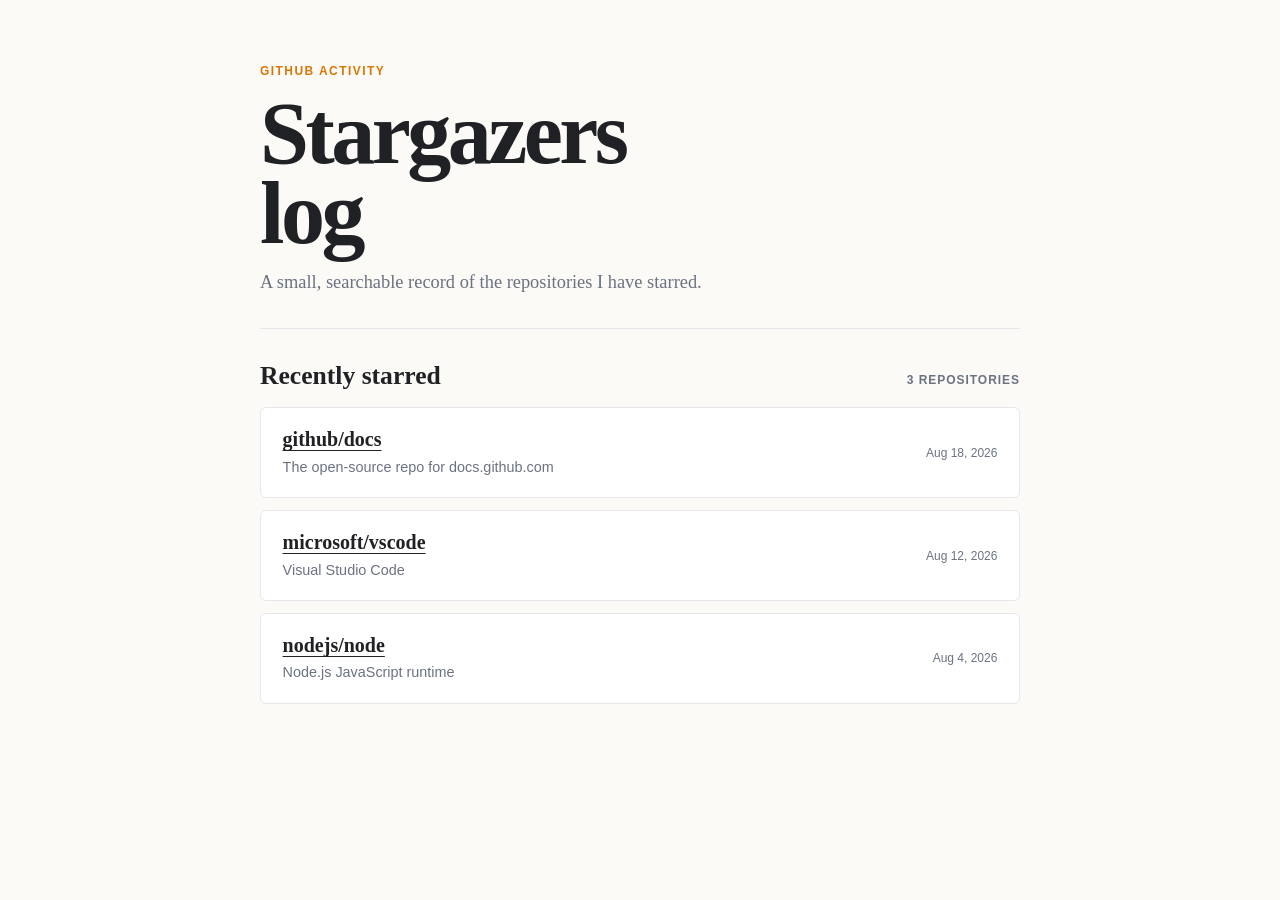
<file: index.html>
<!DOCTYPE html>
<html lang="en">
  <head>
    <meta charset="utf-8">
    <meta name="viewport" content="width=device-width, initial-scale=1">
    <title>Stargazers log</title>
    <link rel="stylesheet" href="style.css">
  </head>
  <body>
    <main class="page-shell">
      <header class="page-header">
        <p class="eyebrow">GitHub activity</p>
        <h1>Stargazers log</h1>
        <p class="intro">A small, searchable record of the repositories I have starred.</p>
      </header>

      <section class="log" aria-labelledby="log-title">
        <div class="section-heading">
          <h2 id="log-title">Recently starred</h2>
          <span id="repository-count" class="count" aria-live="polite"></span>
        </div>
        <p id="status" class="status" role="status">Loading repositories...</p>
        <ul id="repository-list" class="repository-list"></ul>
      </section>
    </main>
    <script src="script.js" defer></script>
  </body>
</html>
</file>
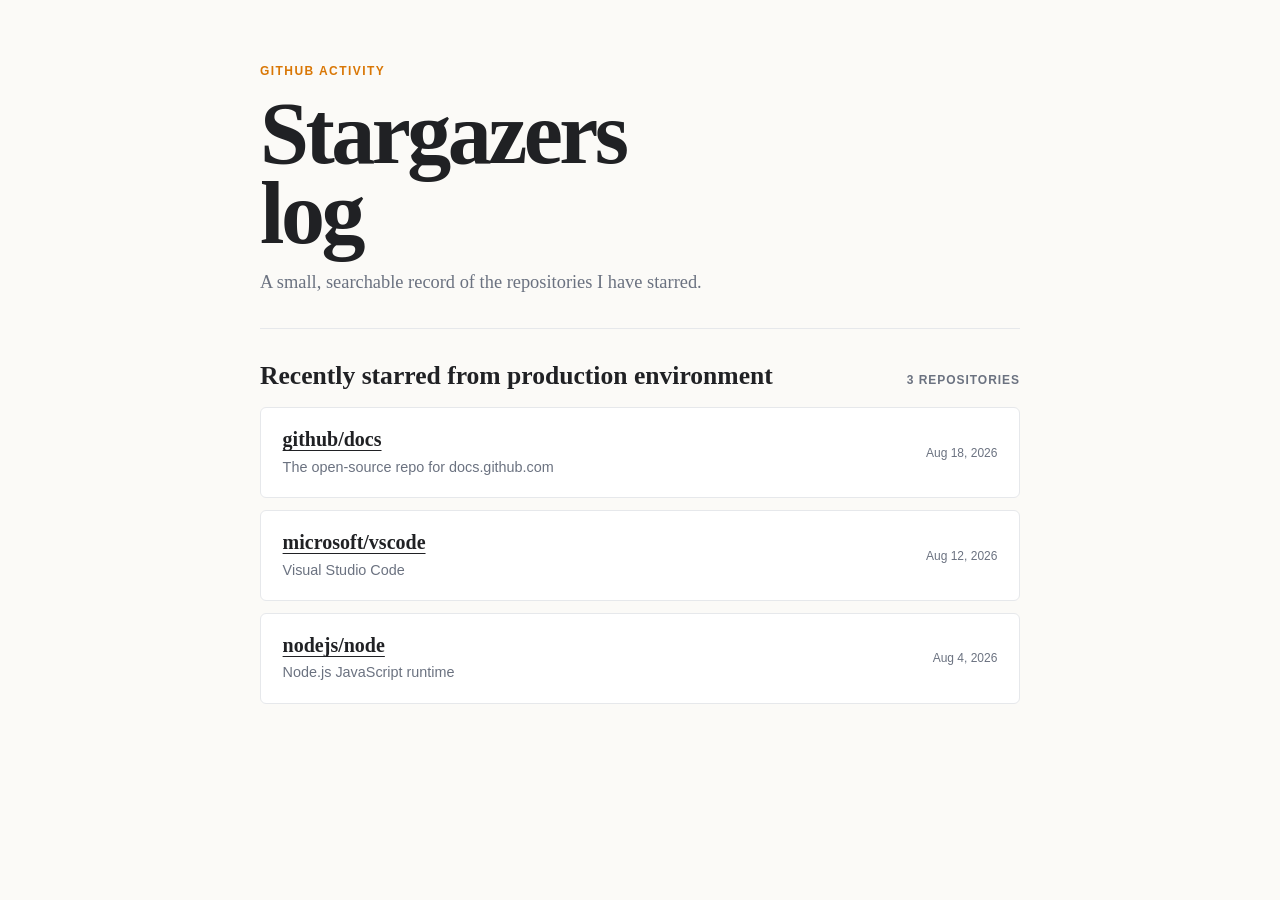
<file: environments/production/index.html>
<!DOCTYPE html>
<html lang="en">
  <head>
    <meta charset="utf-8">
    <meta name="viewport" content="width=device-width, initial-scale=1">
    <title>Stargazers log</title>
    <link rel="stylesheet" href="style.css">
  </head>
  <body>
    <main class="page-shell">
      <header class="page-header">
        <p class="eyebrow">GitHub activity</p>
        <h1>Stargazers log</h1>
        <p class="intro">A small, searchable record of the repositories I have starred.</p>
      </header>

      <section class="log" aria-labelledby="log-title">
        <div class="section-heading">
          <h2 id="log-title">Recently starred from production environment</h2>
          <span id="repository-count" class="count" aria-live="polite"></span>
        </div>
        <p id="status" class="status" role="status">Loading repositories...</p>
        <ul id="repository-list" class="repository-list"></ul>
      </section>
    </main>
    <script src="script.js" defer></script>
  </body>
</html>
</file>
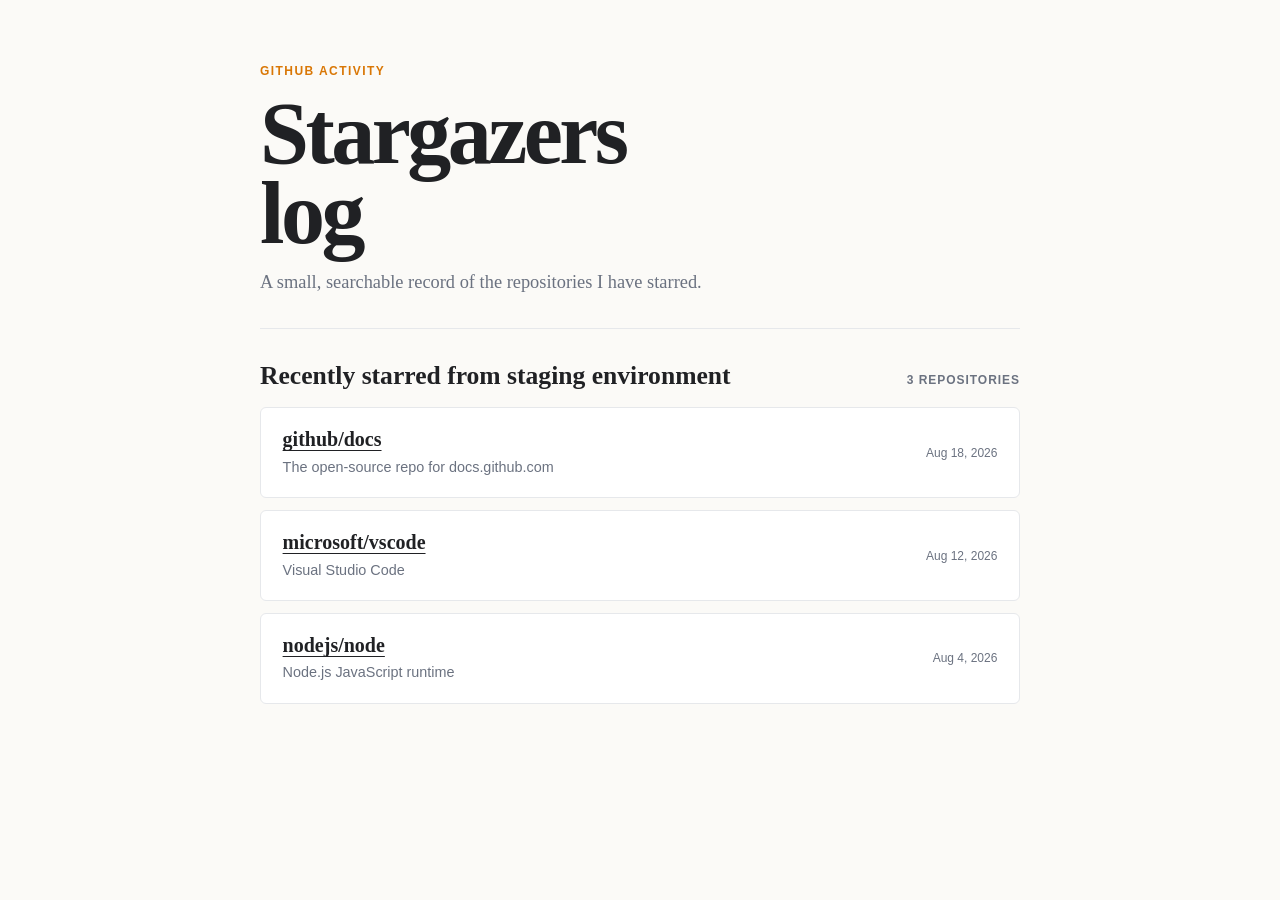
<file: environments/staging/index.html>
<!DOCTYPE html>
<html lang="en">
  <head>
    <meta charset="utf-8">
    <meta name="viewport" content="width=device-width, initial-scale=1">
    <title>Stargazers log</title>
    <link rel="stylesheet" href="style.css">
  </head>
  <body>
    <main class="page-shell">
      <header class="page-header">
        <p class="eyebrow">GitHub activity</p>
        <h1>Stargazers log</h1>
        <p class="intro">A small, searchable record of the repositories I have starred.</p>
      </header>

      <section class="log" aria-labelledby="log-title">
        <div class="section-heading">
          <h2 id="log-title">Recently starred from staging environment</h2>
          <span id="repository-count" class="count" aria-live="polite"></span>
        </div>
        <p id="status" class="status" role="status">Loading repositories...</p>
        <ul id="repository-list" class="repository-list"></ul>
      </section>
    </main>
    <script src="script.js" defer></script>
  </body>
</html>
</file>
<file: style.css>
:root {
  color-scheme: light;
  --ink: #202124;
  --muted: #6b7280;
  --line: #e6e8eb;
  --paper: #fbfaf7;
  --accent: #d97706;
  --accent-soft: #fff1d6;
}

* {
  box-sizing: border-box;
}

body {
  margin: 0;
  min-width: 320px;
  background: var(--paper);
  color: var(--ink);
  font-family: Georgia, 'Times New Roman', serif;
}

.page-shell {
  width: min(100% - 2rem, 760px);
  margin: 0 auto;
  padding: 4rem 0 5rem;
}

.page-header {
  border-bottom: 1px solid var(--line);
  padding-bottom: 2rem;
}

.eyebrow {
  margin: 0 0 1rem;
  color: var(--accent);
  font: 700 0.75rem/1.2 Arial, sans-serif;
  letter-spacing: 0.12em;
  text-transform: uppercase;
}

h1,
h2,
p {
  margin-top: 0;
}

h1 {
  max-width: 10ch;
  margin-bottom: 1rem;
  font-size: clamp(3rem, 9vw, 5.5rem);
  line-height: 0.9;
  letter-spacing: -0.04em;
}

.intro {
  max-width: 38rem;
  margin-bottom: 0;
  color: var(--muted);
  font-size: 1.15rem;
  line-height: 1.5;
}

.log {
  padding-top: 2rem;
}

.section-heading {
  display: flex;
  align-items: baseline;
  justify-content: space-between;
  gap: 1rem;
}

h2 {
  margin-bottom: 1rem;
  font-size: 1.6rem;
}

.count {
  color: var(--muted);
  font: 700 0.75rem Arial, sans-serif;
  text-transform: uppercase;
  letter-spacing: 0.08em;
}

.status {
  color: var(--muted);
  font: 0.9rem/1.4 Arial, sans-serif;
}

.repository-list {
  display: grid;
  gap: 0.75rem;
  margin: 0;
  padding: 0;
  list-style: none;
}

.repository {
  display: grid;
  grid-template-columns: 1fr auto;
  gap: 1rem;
  align-items: center;
  padding: 1.25rem 1.35rem;
  border: 1px solid var(--line);
  border-radius: 6px;
  background: #fff;
}

.repository-name {
  display: inline-block;
  margin-bottom: 0.35rem;
  color: var(--ink);
  font-size: 1.25rem;
  font-weight: 700;
  text-decoration-thickness: 1px;
  text-underline-offset: 0.2em;
}

.repository-name:hover {
  color: var(--accent);
}

.repository-description {
  margin-bottom: 0;
  color: var(--muted);
  font: 0.9rem/1.4 Arial, sans-serif;
}

.repository-date {
  color: var(--muted);
  font: 0.75rem Arial, sans-serif;
  white-space: nowrap;
}

.error {
  padding: 1rem;
  border-left: 3px solid var(--accent);
  background: var(--accent-soft);
}

@media (max-width: 560px) {
  .page-shell {
    padding-top: 2.5rem;
  }

  .repository {
    grid-template-columns: 1fr;
    gap: 0.75rem;
  }
}
</file>
<file: environments/production/style.css>
:root {
  color-scheme: light;
  --ink: #202124;
  --muted: #6b7280;
  --line: #e6e8eb;
  --paper: #fbfaf7;
  --accent: #d97706;
  --accent-soft: #fff1d6;
}

* {
  box-sizing: border-box;
}

body {
  margin: 0;
  min-width: 320px;
  background: var(--paper);
  color: var(--ink);
  font-family: Georgia, 'Times New Roman', serif;
}

.page-shell {
  width: min(100% - 2rem, 760px);
  margin: 0 auto;
  padding: 4rem 0 5rem;
}

.page-header {
  border-bottom: 1px solid var(--line);
  padding-bottom: 2rem;
}

.eyebrow {
  margin: 0 0 1rem;
  color: var(--accent);
  font: 700 0.75rem/1.2 Arial, sans-serif;
  letter-spacing: 0.12em;
  text-transform: uppercase;
}

h1,
h2,
p {
  margin-top: 0;
}

h1 {
  max-width: 10ch;
  margin-bottom: 1rem;
  font-size: clamp(3rem, 9vw, 5.5rem);
  line-height: 0.9;
  letter-spacing: -0.04em;
}

.intro {
  max-width: 38rem;
  margin-bottom: 0;
  color: var(--muted);
  font-size: 1.15rem;
  line-height: 1.5;
}

.log {
  padding-top: 2rem;
}

.section-heading {
  display: flex;
  align-items: baseline;
  justify-content: space-between;
  gap: 1rem;
}

h2 {
  margin-bottom: 1rem;
  font-size: 1.6rem;
}

.count {
  color: var(--muted);
  font: 700 0.75rem Arial, sans-serif;
  text-transform: uppercase;
  letter-spacing: 0.08em;
}

.status {
  color: var(--muted);
  font: 0.9rem/1.4 Arial, sans-serif;
}

.repository-list {
  display: grid;
  gap: 0.75rem;
  margin: 0;
  padding: 0;
  list-style: none;
}

.repository {
  display: grid;
  grid-template-columns: 1fr auto;
  gap: 1rem;
  align-items: center;
  padding: 1.25rem 1.35rem;
  border: 1px solid var(--line);
  border-radius: 6px;
  background: #fff;
}

.repository-name {
  display: inline-block;
  margin-bottom: 0.35rem;
  color: var(--ink);
  font-size: 1.25rem;
  font-weight: 700;
  text-decoration-thickness: 1px;
  text-underline-offset: 0.2em;
}

.repository-name:hover {
  color: var(--accent);
}

.repository-description {
  margin-bottom: 0;
  color: var(--muted);
  font: 0.9rem/1.4 Arial, sans-serif;
}

.repository-date {
  color: var(--muted);
  font: 0.75rem Arial, sans-serif;
  white-space: nowrap;
}

.error {
  padding: 1rem;
  border-left: 3px solid var(--accent);
  background: var(--accent-soft);
}

@media (max-width: 560px) {
  .page-shell {
    padding-top: 2.5rem;
  }

  .repository {
    grid-template-columns: 1fr;
    gap: 0.75rem;
  }
}
</file>
<file: environments/staging/style.css>
:root {
  color-scheme: light;
  --ink: #202124;
  --muted: #6b7280;
  --line: #e6e8eb;
  --paper: #fbfaf7;
  --accent: #d97706;
  --accent-soft: #fff1d6;
}

* {
  box-sizing: border-box;
}

body {
  margin: 0;
  min-width: 320px;
  background: var(--paper);
  color: var(--ink);
  font-family: Georgia, 'Times New Roman', serif;
}

.page-shell {
  width: min(100% - 2rem, 760px);
  margin: 0 auto;
  padding: 4rem 0 5rem;
}

.page-header {
  border-bottom: 1px solid var(--line);
  padding-bottom: 2rem;
}

.eyebrow {
  margin: 0 0 1rem;
  color: var(--accent);
  font: 700 0.75rem/1.2 Arial, sans-serif;
  letter-spacing: 0.12em;
  text-transform: uppercase;
}

h1,
h2,
p {
  margin-top: 0;
}

h1 {
  max-width: 10ch;
  margin-bottom: 1rem;
  font-size: clamp(3rem, 9vw, 5.5rem);
  line-height: 0.9;
  letter-spacing: -0.04em;
}

.intro {
  max-width: 38rem;
  margin-bottom: 0;
  color: var(--muted);
  font-size: 1.15rem;
  line-height: 1.5;
}

.log {
  padding-top: 2rem;
}

.section-heading {
  display: flex;
  align-items: baseline;
  justify-content: space-between;
  gap: 1rem;
}

h2 {
  margin-bottom: 1rem;
  font-size: 1.6rem;
}

.count {
  color: var(--muted);
  font: 700 0.75rem Arial, sans-serif;
  text-transform: uppercase;
  letter-spacing: 0.08em;
}

.status {
  color: var(--muted);
  font: 0.9rem/1.4 Arial, sans-serif;
}

.repository-list {
  display: grid;
  gap: 0.75rem;
  margin: 0;
  padding: 0;
  list-style: none;
}

.repository {
  display: grid;
  grid-template-columns: 1fr auto;
  gap: 1rem;
  align-items: center;
  padding: 1.25rem 1.35rem;
  border: 1px solid var(--line);
  border-radius: 6px;
  background: #fff;
}

.repository-name {
  display: inline-block;
  margin-bottom: 0.35rem;
  color: var(--ink);
  font-size: 1.25rem;
  font-weight: 700;
  text-decoration-thickness: 1px;
  text-underline-offset: 0.2em;
}

.repository-name:hover {
  color: var(--accent);
}

.repository-description {
  margin-bottom: 0;
  color: var(--muted);
  font: 0.9rem/1.4 Arial, sans-serif;
}

.repository-date {
  color: var(--muted);
  font: 0.75rem Arial, sans-serif;
  white-space: nowrap;
}

.error {
  padding: 1rem;
  border-left: 3px solid var(--accent);
  background: var(--accent-soft);
}

@media (max-width: 560px) {
  .page-shell {
    padding-top: 2.5rem;
  }

  .repository {
    grid-template-columns: 1fr;
    gap: 0.75rem;
  }
}
</file>
